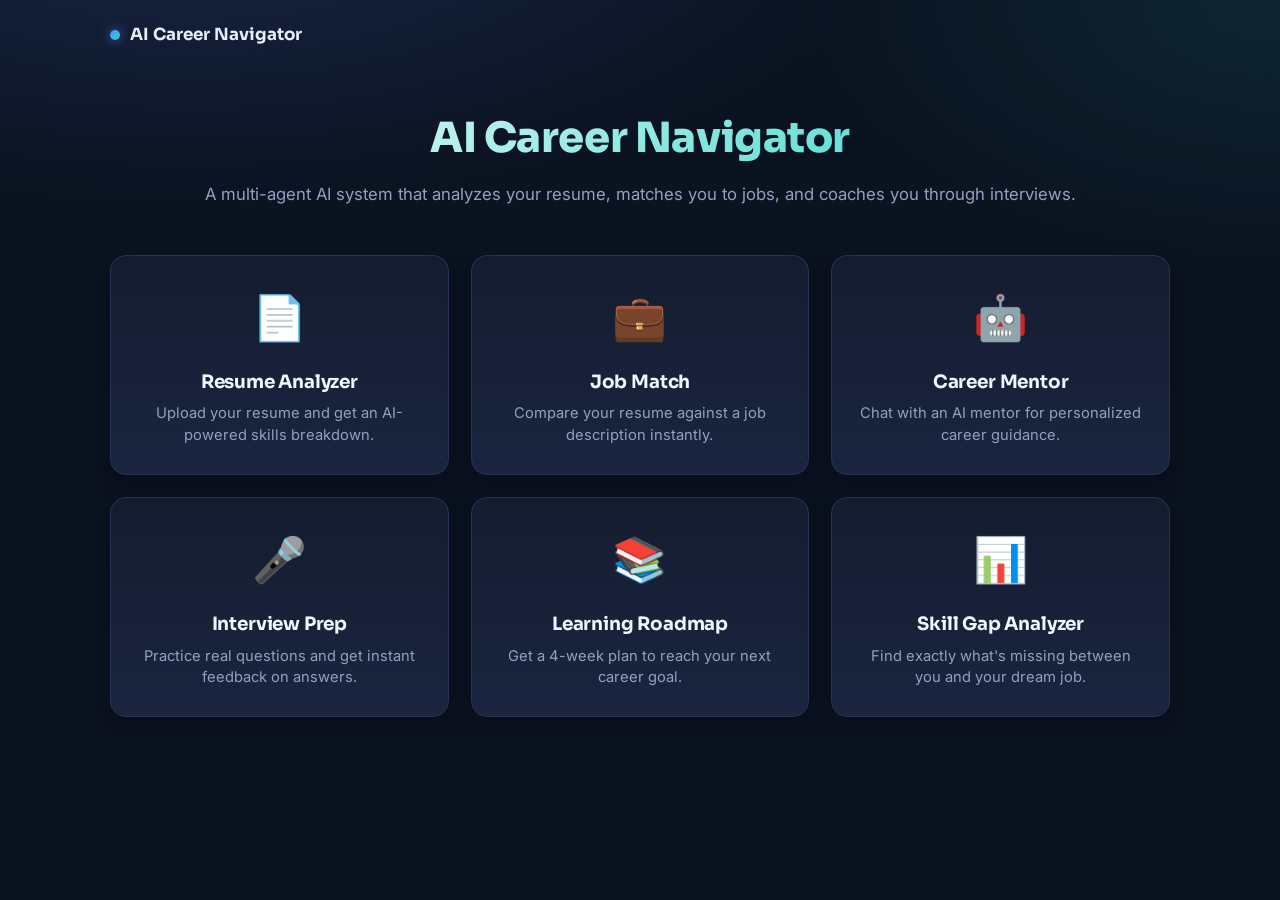
<file: index.html>
<!DOCTYPE html>
<html lang="en">
<head>
<meta charset="UTF-8">
<meta name="viewport" content="width=device-width, initial-scale=1.0">
<title>AI Career Navigator</title>
<link rel="stylesheet" href="style.css">
</head>
<body>

<div class="topbar">
  <a href="index.html" class="brand"><span class="dot"></span> AI Career Navigator</a>
</div>

<div class="container">

  <h1>AI Career Navigator</h1>
  <p class="subtitle">A multi-agent AI system that analyzes your resume, matches you to jobs, and coaches you through interviews.</p>

  <div class="dashboard">

    <a href="resume.html" class="card">
      <div class="icon">📄</div>
      <h2>Resume Analyzer</h2>
      <p>Upload your resume and get an AI-powered skills breakdown.</p>
    </a>

    <a href="jobmatch.html" class="card">
      <div class="icon">💼</div>
      <h2>Job Match</h2>
      <p>Compare your resume against a job description instantly.</p>
    </a>

    <a href="career.html" class="card">
      <div class="icon">🤖</div>
      <h2>Career Mentor</h2>
      <p>Chat with an AI mentor for personalized career guidance.</p>
    </a>

    <a href="interview.html" class="card">
      <div class="icon">🎤</div>
      <h2>Interview Prep</h2>
      <p>Practice real questions and get instant feedback on answers.</p>
    </a>

    <a href="roadmap.html" class="card">
      <div class="icon">📚</div>
      <h2>Learning Roadmap</h2>
      <p>Get a 4-week plan to reach your next career goal.</p>
    </a>

    <a href="skillgap.html" class="card">
      <div class="icon">📊</div>
      <h2>Skill Gap Analyzer</h2>
      <p>Find exactly what's missing between you and your dream job.</p>
    </a>

  </div>

</div>

</body>
</html>
</file>
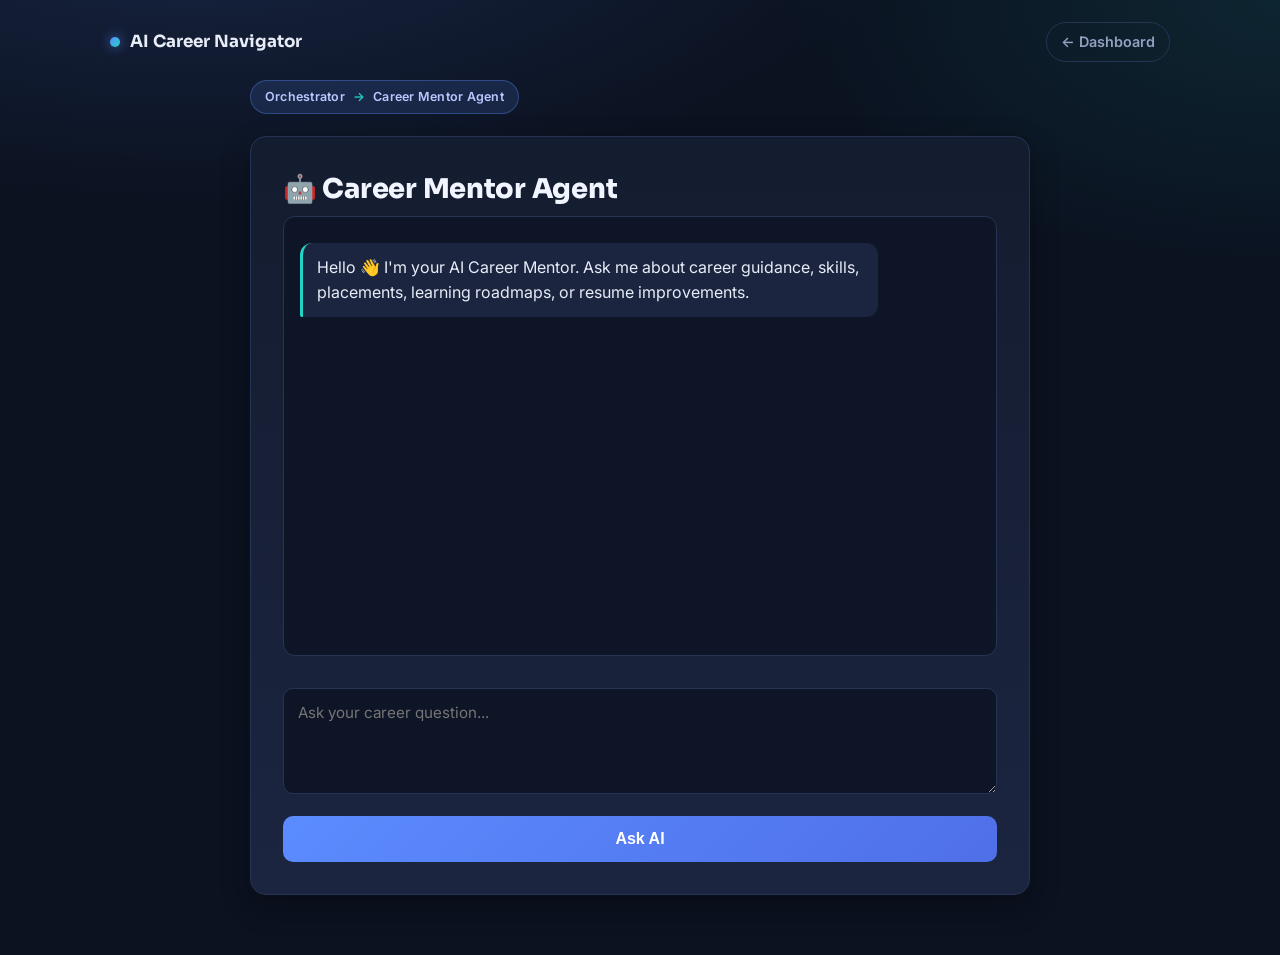
<file: career.html>
<!DOCTYPE html>
<html lang="en">
<head>
<meta charset="UTF-8">
<meta name="viewport" content="width=device-width, initial-scale=1.0">
<title>Career Mentor</title>
<link rel="stylesheet" href="style.css">
</head>
<body>

<div class="topbar">
  <a href="index.html" class="brand"><span class="dot"></span> AI Career Navigator</a>
  <a href="index.html" class="back">← Dashboard</a>
</div>

<div class="page">

  <div class="agent-route">Orchestrator <span class="arrow">→</span> Career Mentor Agent</div>

  <div class="tool-card">

    <h1>🤖 Career Mentor Agent</h1>

    <div id="chatBox">
      <div class="ai">Hello 👋 I'm your AI Career Mentor. Ask me about career guidance, skills, placements, learning roadmaps, or resume improvements.</div>
    </div>

    <textarea id="message" rows="4" placeholder="Ask your career question..."></textarea>
    <button onclick="askAI()">Ask AI</button>

  </div>

</div>

<script>
async function askAI(){

  const input = document.getElementById("message");
  const message = input.value.trim();
  const chat = document.getElementById("chatBox");

  if(message === ""){
    return;
  }

  chat.innerHTML += `<div class="user">${escapeHtml(message)}</div>`;
  input.value = "";

  chat.innerHTML += `<div class="ai loading" id="loading"><span class="spinner"></span> Thinking...</div>`;
  chat.scrollTop = chat.scrollHeight;

  try{
    const response = await fetch("http://127.0.0.1:5000/chat", {
      method: "POST",
      headers: { "Content-Type": "application/json" },
      body: JSON.stringify({ message })
    });

    const data = await response.json();
    document.getElementById("loading").remove();

    if(!response.ok){
      chat.innerHTML += `<div class="ai">❌ ${data.error || "Something went wrong."}</div>`;
    } else {
      chat.innerHTML += `<div class="ai">${escapeHtml(data.reply)}</div>`;
    }

    chat.scrollTop = chat.scrollHeight;

  } catch(error){
    document.getElementById("loading").innerHTML = "❌ Backend connection failed.";
  }
}

function escapeHtml(str){
  const div = document.createElement("div");
  div.innerText = str;
  return div.innerHTML;
}
</script>

</body>
</html>
</file>
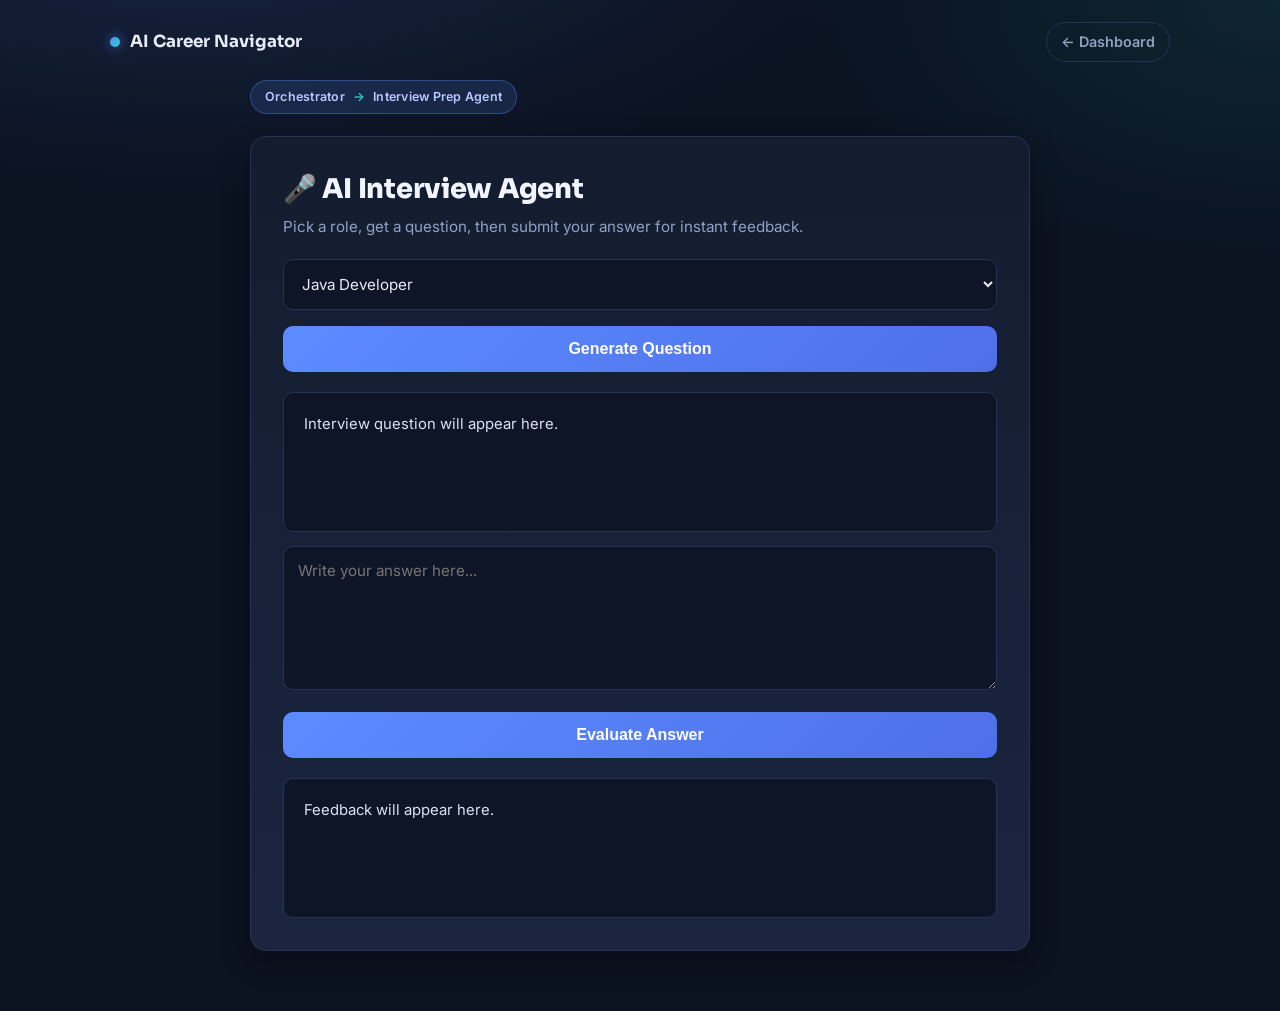
<file: interview.html>
<!DOCTYPE html>
<html lang="en">
<head>
<meta charset="UTF-8">
<meta name="viewport" content="width=device-width, initial-scale=1.0">
<title>Interview Agent</title>
<link rel="stylesheet" href="style.css">
</head>
<body>

<div class="topbar">
  <a href="index.html" class="brand"><span class="dot"></span> AI Career Navigator</a>
  <a href="index.html" class="back">← Dashboard</a>
</div>

<div class="page">

  <div class="agent-route">Orchestrator <span class="arrow">→</span> Interview Prep Agent</div>

  <div class="tool-card">

    <h1>🎤 AI Interview Agent</h1>
    <p>Pick a role, get a question, then submit your answer for instant feedback.</p>

    <select id="role">
      <option>Java Developer</option>
      <option>Backend Developer</option>
      <option>Frontend Developer</option>
      <option>Full Stack Developer</option>
      <option>Python Developer</option>
    </select>

    <button onclick="generateQuestion()">Generate Question</button>

    <div id="question" class="output">Interview question will appear here.</div>

    <textarea id="answer" rows="6" placeholder="Write your answer here..."></textarea>
    <button onclick="evaluateAnswer()">Evaluate Answer</button>

    <div id="feedback" class="output">Feedback will appear here.</div>

  </div>

</div>

<script>
let currentQuestion = "";

async function generateQuestion(){

  const role = document.getElementById("role").value;
  const box = document.getElementById("question");

  box.innerHTML = `<div class="loading"><span class="spinner"></span> Generating question...</div>`;

  try{
    const response = await fetch("http://127.0.0.1:5000/interview", {
      method: "POST",
      headers: { "Content-Type": "application/json" },
      body: JSON.stringify({ role, action: "question" })
    });

    const data = await response.json();

    if(!response.ok){
      box.innerHTML = `❌ ${data.error || "Something went wrong."}`;
      return;
    }

    currentQuestion = data.question;
    box.innerText = currentQuestion;

  } catch(error){
    box.innerHTML = "❌ Unable to connect to backend.";
  }
}

async function evaluateAnswer(){

  const answer = document.getElementById("answer").value;
  const box = document.getElementById("feedback");

  if(!currentQuestion){
    alert("Generate a question first.");
    return;
  }

  if(answer.trim() === ""){
    alert("Write your answer first.");
    return;
  }

  box.innerHTML = `<div class="loading"><span class="spinner"></span> Evaluating your answer...</div>`;

  try{
    const response = await fetch("http://127.0.0.1:5000/interview", {
      method: "POST",
      headers: { "Content-Type": "application/json" },
      body: JSON.stringify({ action: "evaluate", question: currentQuestion, answer })
    });

    const data = await response.json();

    if(!response.ok){
      box.innerHTML = `❌ ${data.error || "Something went wrong."}`;
      return;
    }

    box.innerText = data.feedback;

  } catch(error){
    box.innerHTML = "❌ Unable to connect to backend.";
  }
}
</script>

</body>
</html>
</file>
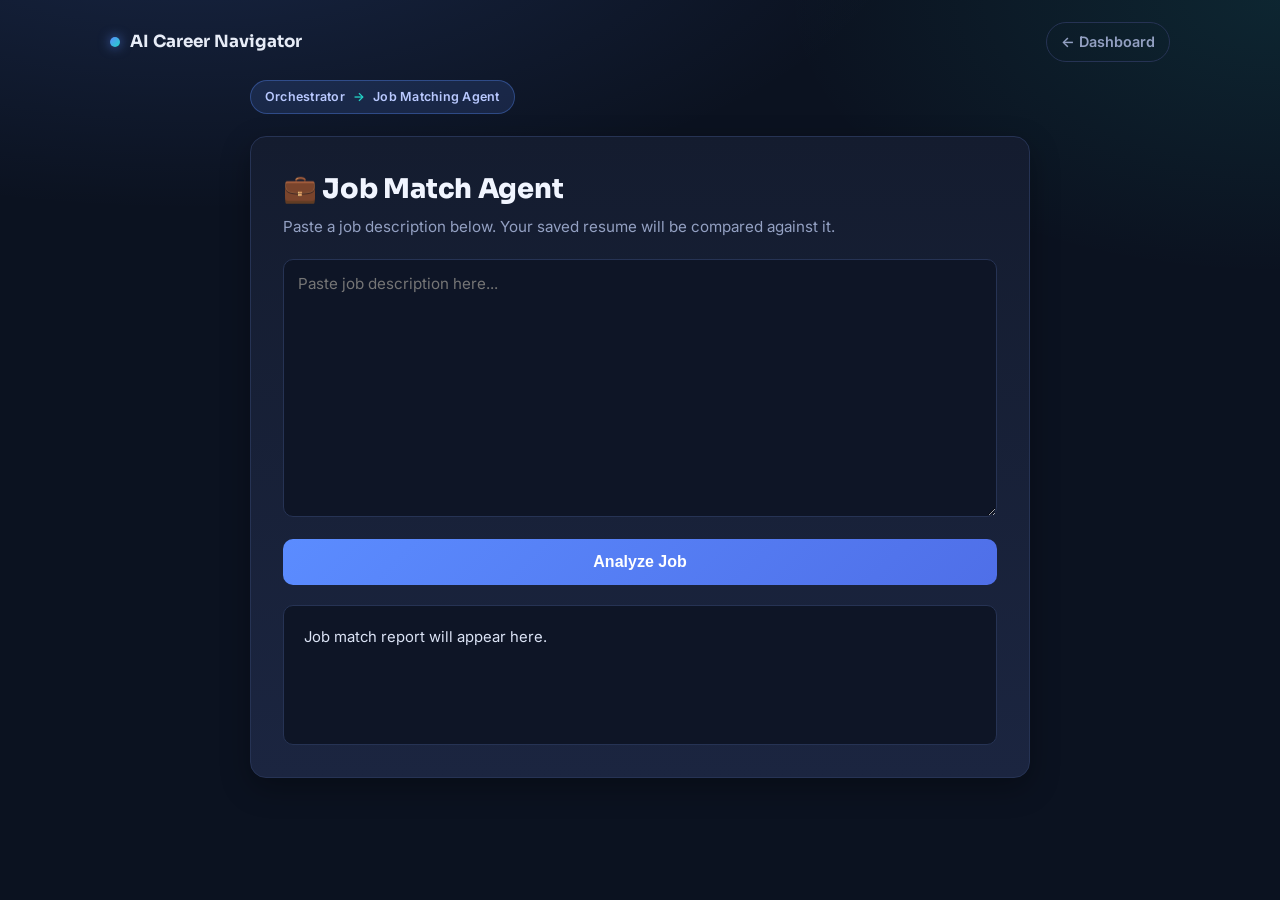
<file: jobmatch.html>
<!DOCTYPE html>
<html lang="en">
<head>
<meta charset="UTF-8">
<meta name="viewport" content="width=device-width, initial-scale=1.0">
<title>Job Match Agent</title>
<link rel="stylesheet" href="style.css">
</head>
<body>

<div class="topbar">
  <a href="index.html" class="brand"><span class="dot"></span> AI Career Navigator</a>
  <a href="index.html" class="back">← Dashboard</a>
</div>

<div class="page">

  <div class="agent-route">Orchestrator <span class="arrow">→</span> Job Matching Agent</div>

  <div class="tool-card">

    <h1>💼 Job Match Agent</h1>
    <p>Paste a job description below. Your saved resume will be compared against it.</p>

    <textarea id="job" rows="12" placeholder="Paste job description here..."></textarea>
    <button id="analyzeJobBtn" onclick="analyzeJob()">Analyze Job</button>

    <div id="output" class="output">Job match report will appear here.</div>

  </div>

</div>

<script>
const API = "http://127.0.0.1:5000";
const btn = document.getElementById("analyzeJobBtn");
const output = document.getElementById("output");

function escapeHtml(str){
  const div = document.createElement("div");
  div.innerText = str == null ? "" : str;
  return div.innerHTML;
}

function renderMatch(m){
  if(m.raw_text && !(m.matching_skills && m.matching_skills.length)){
    return escapeHtml(m.raw_text);
  }

  const list = (items) => (items && items.length)
    ? items.map(i => "  • " + i).join("\n")
    : "  (none)";

  const pct = (m.match_percentage === null || m.match_percentage === undefined)
    ? "N/A" : m.match_percentage + "%";
  const ats = (m.ats_compatibility === null || m.ats_compatibility === undefined)
    ? "N/A" : m.ats_compatibility + "%";

  const text =
`Match Percentage: ${pct}

Matching Skills:
${list(m.matching_skills)}

Missing Skills:
${list(m.missing_skills)}

Experience Comparison:
  ${m.experience_comparison || "(not available)"}

ATS Compatibility: ${ats}

Improvement Suggestions:
${list(m.suggestions)}`;

  return escapeHtml(text);
}

async function analyzeJob(){
  const jobField = document.getElementById("job");
  const job_description = jobField.value.trim();

  if(job_description === ""){
    alert("Please paste a job description.");
    return;
  }

  const resume = localStorage.getItem("resume") || "";

  btn.disabled = true;
  btn.innerText = "Analyzing...";
  output.innerHTML = `<div class="loading"><span class="spinner"></span> Analyzing resume match...</div>`;

  try{
    const response = await fetch(`${API}/match`, {
      method: "POST",
      headers: { "Content-Type": "application/json" },
      body: JSON.stringify({ resume, job_description })
    });

    const body = await response.json();

    if(!response.ok || body.status === "error" || body.error){
      const msg = body.error || "Something went wrong.";
      if(msg.toLowerCase().includes("no resume")){
        alert("Please upload your resume first.");
        window.location = "resume.html";
        return;
      }
      output.innerHTML = `❌ ${escapeHtml(msg)}`;
      return;
    }

    const match = (body.data && body.data.match) ? body.data.match : body.match;
    if(!match){
      output.innerHTML = "❌ No match result returned.";
      return;
    }

    output.innerHTML = `<pre style="white-space:pre-wrap; font-family:inherit; margin:0;">${renderMatch(match)}</pre>`;

  } catch(error){
    output.innerHTML = "❌ Unable to connect to backend. Is the Flask server running?";
  } finally{
    btn.disabled = false;
    btn.innerText = "Analyze Job";
  }
}
</script>

</body>
</html>
</file>
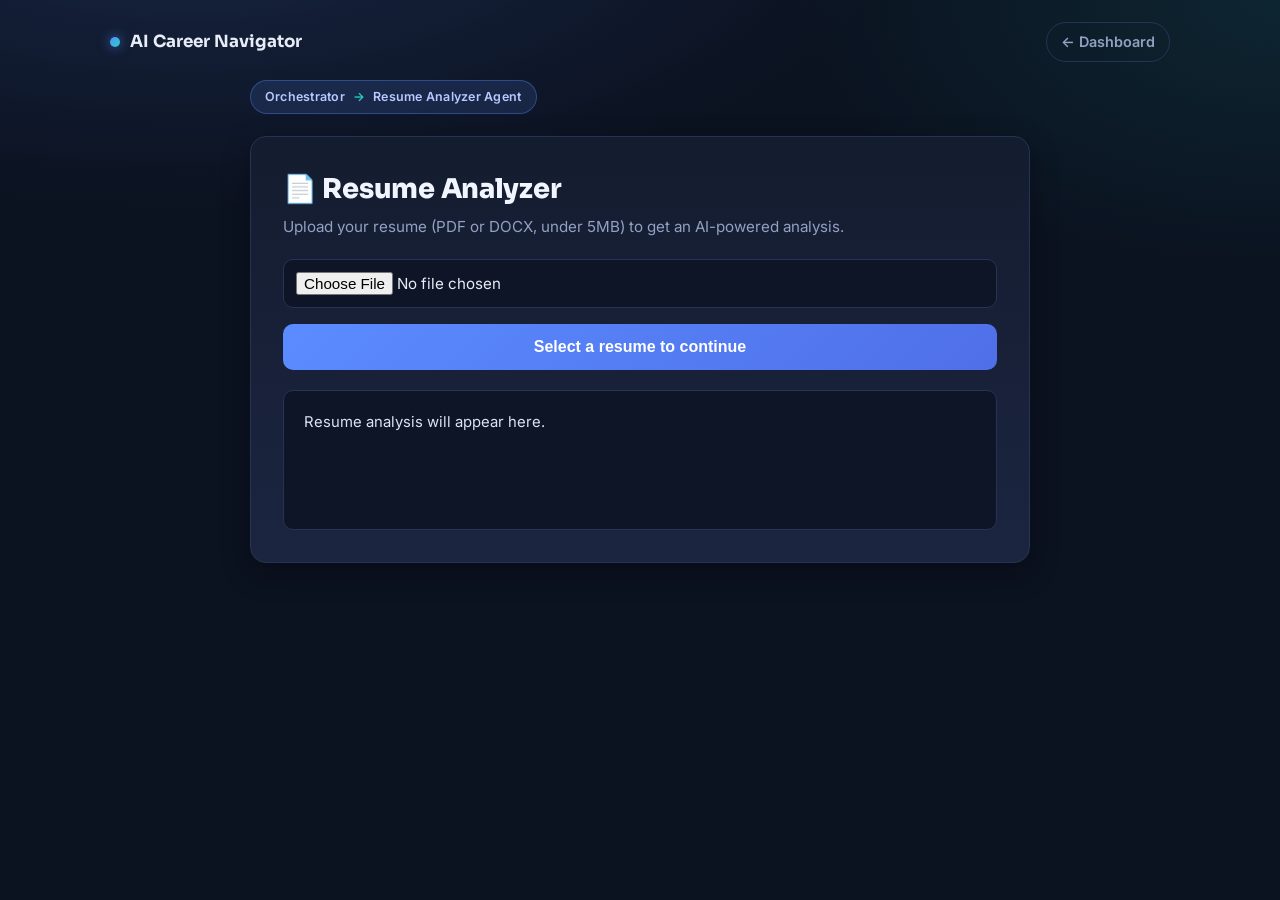
<file: resume.html>
<!DOCTYPE html>
<html lang="en">
<head>
<meta charset="UTF-8">
<meta name="viewport" content="width=device-width, initial-scale=1.0">
<title>Resume Analyzer</title>
<link rel="stylesheet" href="style.css">
<style>
  /* Scoped to the Resume Analyzer output only - reuses existing
     design tokens (--surface, --border, --accent, etc.) from
     style.css so it matches the rest of the site exactly. */
  .analysis-grid{
    display:grid;
    grid-template-columns:repeat(auto-fit, minmax(220px, 1fr));
    gap:14px;
  }
  .analysis-card{
    background:linear-gradient(180deg, var(--surface), var(--surface-2));
    border:1px solid var(--border);
    border-radius:12px;
    padding:16px 18px;
  }
  .analysis-card-wide{
    grid-column:1 / -1;
  }
  .analysis-card h3{
    font-family:var(--font-display);
    font-size:0.95rem;
    color:var(--accent-2);
    margin-bottom:8px;
  }
  .analysis-card p{
    color:#dbe3f5;
    font-size:0.92rem;
    line-height:1.55;
    white-space:pre-wrap;
  }
  .analysis-card ul{
    margin:0;
    padding-left:18px;
    color:#dbe3f5;
    font-size:0.9rem;
    line-height:1.6;
  }
  .ats-score-row{
    display:flex;
    align-items:center;
    gap:14px;
  }
  .ats-score-value{
    font-family:var(--font-display);
    font-size:1.8rem;
    font-weight:800;
    min-width:48px;
  }
  .ats-score-bar{
    flex:1;
    height:8px;
    border-radius:999px;
    background:#0e1526;
    border:1px solid var(--border);
    overflow:hidden;
  }
  .ats-score-fill{
    height:100%;
    border-radius:999px;
  }
</style>
</head>
<body>

<div class="topbar">
  <a href="index.html" class="brand"><span class="dot"></span> AI Career Navigator</a>
  <a href="index.html" class="back">← Dashboard</a>
</div>

<div class="page">

  <div class="agent-route">Orchestrator <span class="arrow">→</span> Resume Analyzer Agent</div>

  <div class="tool-card">

    <h1>📄 Resume Analyzer</h1>
    <p>Upload your resume (PDF or DOCX, under 5MB) to get an AI-powered analysis.</p>

    <input type="file" id="resumeInput" accept=".pdf,.docx">

    <!-- File status card: stays visible permanently once a resume is
         active for this session - across Analyze, across navigating
         to other pages and back, and across a full page refresh.
         It only disappears when the user clicks Remove Resume. -->
    <div id="fileCard" class="output" style="display:none;"></div>

    <div style="display:flex; gap:12px; margin-top:0;">
      <button id="analyzeBtn" onclick="analyzeResume()" disabled style="margin-top:16px;">Select a resume to continue</button>
      <button id="removeBtn" onclick="removeResume()" class="back" style="display:none; width:auto; white-space:nowrap; margin-top:16px; padding:0 20px;">🗑 Remove Resume</button>
    </div>

    <div id="analysisOutput" class="output">Resume analysis will appear here.</div>

  </div>

</div>

<script>
const API = "http://127.0.0.1:5000";
const STORAGE_KEY = "careerNavigator.resumeProfile";

// Single source of truth for the whole page. Every DOM update flows
// from render(state) - nothing else writes to the DOM directly.
const state = {
  phase: "idle",     // idle | uploading | uploaded | analyzing | done | error
  resumeId: null,
  filename: null,
  size: null,
  wordCount: null,
  analysisCachedHint: false,
  jobId: null,
  analysis: null,
  resumeText: null,
  cached: false,
  errorMsg: null,
  progressLabel: null,
};

let pollTimer = null;

const resumeInput = document.getElementById("resumeInput");
const fileCard = document.getElementById("fileCard");
const analyzeBtn = document.getElementById("analyzeBtn");
const removeBtn = document.getElementById("removeBtn");
const analysisOutput = document.getElementById("analysisOutput");

resumeInput.addEventListener("change", onFileSelected);

function formatBytes(bytes){
  if(bytes < 1024) return bytes + " B";
  if(bytes < 1024 * 1024) return (bytes / 1024).toFixed(1) + " KB";
  return (bytes / (1024 * 1024)).toFixed(1) + " MB";
}

function escapeHtml(str){
  const div = document.createElement("div");
  div.innerText = str == null ? "" : str;
  return div.innerHTML;
}

function renderList(title, items){
  if(!items || items.length === 0) return "";
  const lis = items.map(i => `<li>${escapeHtml(i)}</li>`).join("");
  return `
    <div class="analysis-card">
      <h3>${title}</h3>
      <ul>${lis}</ul>
    </div>`;
}

function renderTextCard(title, text){
  if(!text) return "";
  return `
    <div class="analysis-card analysis-card-wide">
      <h3>${title}</h3>
      <p>${escapeHtml(text)}</p>
    </div>`;
}

function renderAtsCard(score){
  if(score === null || score === undefined || score === "") return "";
  const n = Math.max(0, Math.min(100, Number(score) || 0));
  let tone = "var(--accent-2)";
  if(n < 50) tone = "#ff6b6b";
  else if(n < 75) tone = "#ffb84d";
  return `
    <div class="analysis-card">
      <h3>ATS Score</h3>
      <div class="ats-score-row">
        <div class="ats-score-value" style="color:${tone};">${n}</div>
        <div class="ats-score-bar"><div class="ats-score-fill" style="width:${n}%; background:${tone};"></div></div>
      </div>
    </div>`;
}

function renderAnalysis(a){
  if(a.raw_text && !(a.skills && a.skills.length)){
    return `<div class="analysis-card analysis-card-wide"><p style="white-space:pre-wrap;">${escapeHtml(a.raw_text)}</p></div>`;
  }
  return `<div class="analysis-grid">`
    + renderTextCard("Resume Summary", a.summary)
    + renderList("Skills", a.skills)
    + renderList("Experience", a.experience)
    + renderList("Education", a.education)
    + renderList("Strengths", a.strengths)
    + renderList("Weaknesses", a.weaknesses)
    + renderAtsCard(a.ats_score)
    + renderList("Suggestions", a.suggestions)
    + `</div>`;
}

// ---------------------------------------------------------------------
// Persistence: every meaningful state change is mirrored to
// localStorage immediately, so a refresh / back-navigation / closing
// and reopening the tab never loses the uploaded resume or its
// analysis. This is what the old version was missing entirely - it
// only ever saved the raw resume TEXT (for jobmatch/skillgap), never
// the filename, resumeId, or analysis result, and nothing on page
// load ever read it back in.
// ---------------------------------------------------------------------
function persist(){
  if(!state.resumeId){
    localStorage.removeItem(STORAGE_KEY);
    return;
  }
  localStorage.setItem(STORAGE_KEY, JSON.stringify({
    resumeId: state.resumeId,
    filename: state.filename,
    size: state.size,
    wordCount: state.wordCount,
    analysis: state.analysis,
    resumeText: state.resumeText,
    cached: state.cached,
    phase: (state.phase === "done") ? "done" : "uploaded",
  }));
  // Kept for jobmatch.html / skillgap.html, which read this directly.
  if(state.resumeText){
    localStorage.setItem("resume", state.resumeText);
  }
}

function clearPersisted(){
  localStorage.removeItem(STORAGE_KEY);
  localStorage.removeItem("resume");
}

// ---------------------------------------------------------------------
// render(): the ONLY function allowed to touch fileCard / analyzeBtn /
// analysisOutput. Called after every state change.
// ---------------------------------------------------------------------
function render(){

  // --- File card ---
  if(state.filename){
    fileCard.style.display = "block";
    removeBtn.style.display = "inline-block";

    let statusLine;
    if(state.phase === "uploading"){
      statusLine = `<div class="loading"><span class="spinner"></span> Uploading & extracting text...</div>`;
    } else if(state.phase === "error" && !state.resumeId){
      statusLine = `❌ ${escapeHtml(state.errorMsg || "Upload failed.")}`;
    } else {
      statusLine = `✅ Active for this session`;
      if(state.analysisCachedHint && state.phase !== "done"){
        statusLine += ` <span style="color:var(--text-dim);">(previously analyzed — will be instant)</span>`;
      }
    }

    fileCard.innerHTML = `
      <div style="display:flex; justify-content:space-between; align-items:center; gap:12px; flex-wrap:wrap;">
        <div>
          <div style="font-weight:600;">${escapeHtml(state.filename)}</div>
          <div style="color:var(--text-dim); font-size:0.85rem; margin-top:2px;">
            ${state.size != null ? formatBytes(state.size) : ""}${state.wordCount ? " · " + state.wordCount + " words" : ""}
          </div>
        </div>
        <div>${statusLine}</div>
      </div>
    `;
  } else {
    fileCard.style.display = "none";
    removeBtn.style.display = "none";
  }

  // --- Analyze button ---
  resumeInput.disabled = (state.phase === "uploading" || state.phase === "analyzing");

  if(state.phase === "idle"){
    analyzeBtn.disabled = true;
    analyzeBtn.innerText = "Select a resume to continue";
  } else if(state.phase === "uploading"){
    analyzeBtn.disabled = true;
    analyzeBtn.innerText = "Uploading...";
  } else if(state.phase === "uploaded" || state.phase === "error"){
    analyzeBtn.disabled = !state.resumeId;
    analyzeBtn.innerText = state.resumeId ? "Analyze Resume" : "Select a resume to continue";
  } else if(state.phase === "analyzing"){
    analyzeBtn.disabled = true;
    analyzeBtn.innerText = "Analyzing...";
  } else if(state.phase === "done"){
    analyzeBtn.disabled = false;
    analyzeBtn.innerText = "Re-analyze";
  }

  // --- Analysis output ---
  if(state.phase === "analyzing"){
    analysisOutput.innerHTML = `<div class="loading"><span class="spinner"></span> ${escapeHtml(state.progressLabel || "Analyzing with AI...")}</div>`;
  } else if(state.phase === "error" && state.resumeId){
    analysisOutput.innerHTML = `❌ ${escapeHtml(state.errorMsg || "Analysis failed. Please try again.")}`;
  } else if(state.phase === "done" && state.analysis){
    analysisOutput.innerHTML = renderAnalysis(state.analysis);
  } else if(state.phase === "idle" || state.phase === "uploading" || state.phase === "uploaded"){
    analysisOutput.innerText = "Resume analysis will appear here.";
  }

  persist();
}

// ---------------------------------------------------------------------
// Step 0: page load - rehydrate from the backend (source of truth for
// this session) so the uploaded resume + analysis survive navigation
// and full page refreshes. Falls back to localStorage if the backend
// can't be reached (e.g. Flask not started yet), so the user still
// sees their last known state instead of a blank screen.
// ---------------------------------------------------------------------
async function rehydrate(){
  try{
    const res = await fetch(`${API}/resume/current`);
    const body = await res.json();

    if(res.ok && body.status === "success" && body.data){
      const d = body.data;
      Object.assign(state, {
        phase: d.analysis ? "done" : "uploaded",
        resumeId: d.resume_id,
        filename: d.filename,
        size: d.size_bytes,
        wordCount: d.word_count,
        analysis: d.analysis,
        resumeText: d.resume_text,
        cached: d.cached,
        analysisCachedHint: false,
      });
      render();
      return;
    }

    // Backend reachable but says "no active resume" - that's the
    // real current state, so clear any stale local copy instead of
    // showing a resume the backend no longer knows about.
    clearPersisted();
    render();

  } catch(err){
    // Backend unreachable - fall back to whatever was last saved
    // locally rather than showing an empty screen.
    const saved = localStorage.getItem(STORAGE_KEY);
    if(saved){
      try{
        const d = JSON.parse(saved);
        Object.assign(state, {
          phase: d.phase || "uploaded",
          resumeId: d.resumeId,
          filename: d.filename,
          size: d.size,
          wordCount: d.wordCount,
          analysis: d.analysis,
          resumeText: d.resumeText,
          cached: d.cached,
        });
      } catch(parseErr){ /* ignore corrupted cache */ }
    }
    render();
  }
}

// ---------------------------------------------------------------------
// Step 1: file selected -> upload + extract immediately (fast, no LLM)
// ---------------------------------------------------------------------
async function onFileSelected(e){
  const file = e.target.files[0];
  if(!file) return;

  if(pollTimer){ clearInterval(pollTimer); pollTimer = null; }

  Object.assign(state, {
    phase: "uploading",
    resumeId: null,
    filename: file.name,
    size: file.size,
    wordCount: null,
    analysisCachedHint: false,
    jobId: null,
    analysis: null,
    resumeText: null,
    cached: false,
    errorMsg: null,
  });
  render();

  const formData = new FormData();
  formData.append("resume", file);

  try{
    const res = await fetch(`${API}/resume/upload`, { method: "POST", body: formData });
    const body = await res.json();

    if(!res.ok || body.status === "error"){
      state.phase = "error";
      state.errorMsg = body.error || "Upload failed.";
      render();
      return;
    }

    state.phase = "uploaded";
    state.resumeId = body.data.resume_id;
    state.wordCount = body.data.word_count;
    state.analysisCachedHint = body.data.analysis_cached;

    // If this exact resume was analyzed before, surface it instantly -
    // no need to make the user click Analyze again for zero new info.
    if(body.data.cached_analysis){
      state.phase = "done";
      state.analysis = body.data.cached_analysis;
      state.cached = true;
    }

    render();

  } catch(err){
    state.phase = "error";
    state.errorMsg = "Could not reach the backend. Is the Flask server running?";
    render();
  }
}

// ---------------------------------------------------------------------
// Step 2: user clicks Analyze -> kick off analysis, poll until done
// ---------------------------------------------------------------------
async function analyzeResume(){
  if(!state.resumeId) return;

  state.phase = "analyzing";
  state.progressLabel = "Starting analysis...";
  state.errorMsg = null;
  render();

  try{
    const res = await fetch(`${API}/resume/analyze`, {
      method: "POST",
      headers: { "Content-Type": "application/json" },
      body: JSON.stringify({ resume_id: state.resumeId }),
    });
    const body = await res.json();

    if(!res.ok || body.status === "error"){
      state.phase = "error";
      state.errorMsg = body.error || "Analysis failed to start.";
      render();
      return;
    }

    // Cache hit - instant result, no polling needed.
    if(body.status === "success"){
      finishAnalysis(body.data);
      return;
    }

    // Cache miss - poll the job until it completes.
    state.jobId = body.data.job_id;
    pollTimer = setInterval(pollJob, 900);

  } catch(err){
    state.phase = "error";
    state.errorMsg = "Could not reach the backend. Is the Flask server running?";
    render();
  }
}

async function pollJob(){
  if(!state.jobId) return;

  try{
    const res = await fetch(`${API}/resume/analyze/status/${state.jobId}`);
    const body = await res.json();

    if(!res.ok || body.status === "error"){
      clearInterval(pollTimer); pollTimer = null;
      state.phase = "error";
      state.errorMsg = body.error || "Analysis failed.";
      render();
      return;
    }

    if(body.status === "processing"){
      state.progressLabel = body.progress === "analyzing"
        ? "Analyzing with AI..."
        : "Queued...";
      render();
      return;
    }

    if(body.status === "success"){
      clearInterval(pollTimer); pollTimer = null;
      finishAnalysis(body.data);
    }

  } catch(err){
    clearInterval(pollTimer); pollTimer = null;
    state.phase = "error";
    state.errorMsg = "Lost connection while analyzing. Please try again.";
    render();
  }
}

function finishAnalysis(data){
  state.phase = "done";
  state.analysis = data.analysis;
  state.resumeText = data.resume_text;
  state.cached = data.cached;
  render();
}

// ---------------------------------------------------------------------
// Remove Resume - the only thing that's allowed to clear state. Tells
// the backend to forget the active resume (so /chat, /match,
// /skill-gap stop auto-reusing it), then resets the page to idle.
// ---------------------------------------------------------------------
async function removeResume(){
  removeBtn.disabled = true;
  removeBtn.innerText = "Removing...";

  try{
    await fetch(`${API}/resume/current`, { method: "DELETE" });
  } catch(err){
    // Even if the backend call fails (server down), still clear the
    // local view - the user explicitly asked to remove it.
  }

  clearPersisted();

  Object.assign(state, {
    phase: "idle",
    resumeId: null,
    filename: null,
    size: null,
    wordCount: null,
    analysisCachedHint: false,
    jobId: null,
    analysis: null,
    resumeText: null,
    cached: false,
    errorMsg: null,
    progressLabel: null,
  });

  resumeInput.value = "";
  removeBtn.disabled = false;
  removeBtn.innerText = "🗑 Remove Resume";
  render();
}

rehydrate();
</script>

</body>
</html>
</file>
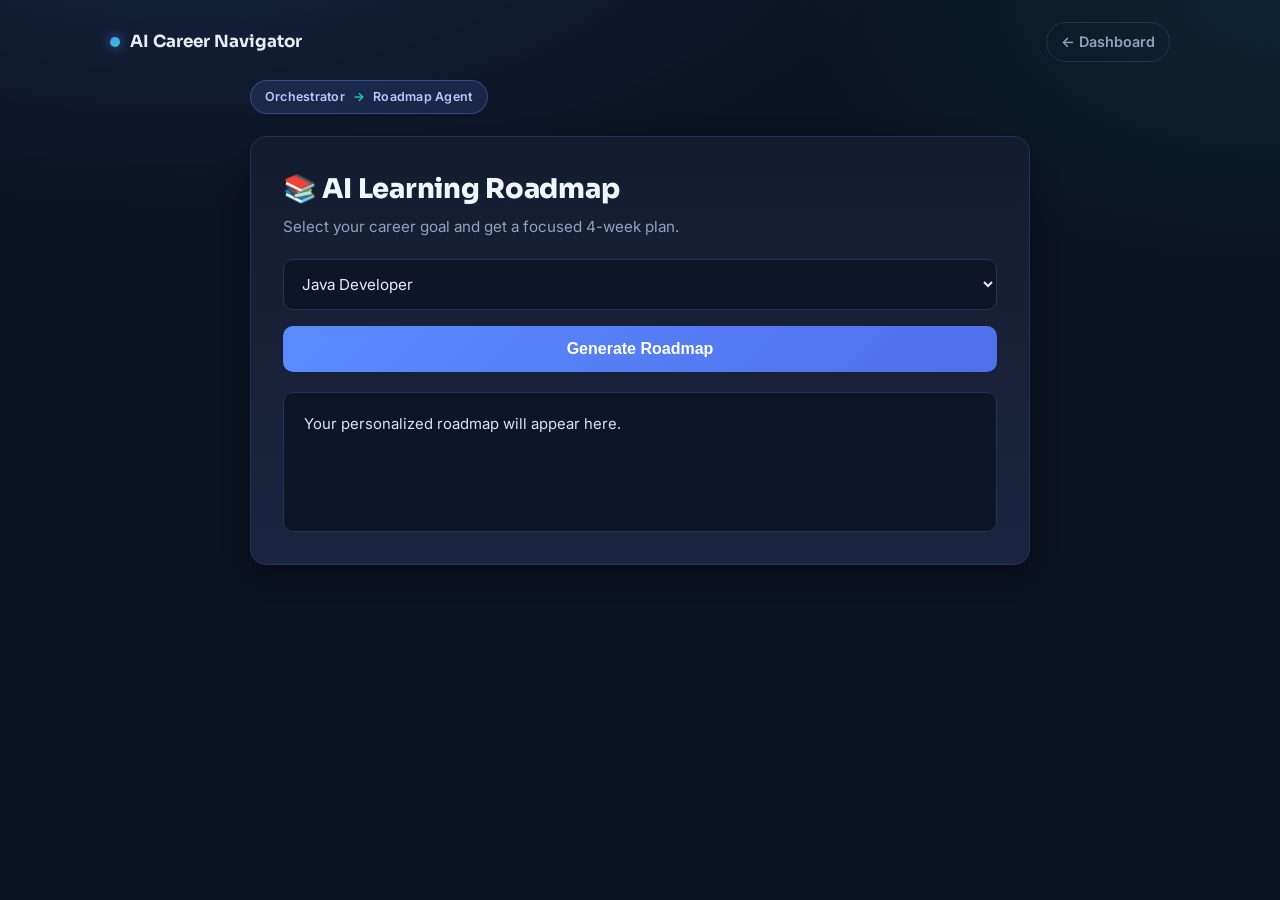
<file: roadmap.html>
<!DOCTYPE html>
<html lang="en">
<head>
<meta charset="UTF-8">
<meta name="viewport" content="width=device-width, initial-scale=1.0">
<title>Learning Roadmap</title>
<link rel="stylesheet" href="style.css">
</head>
<body>

<div class="topbar">
  <a href="index.html" class="brand"><span class="dot"></span> AI Career Navigator</a>
  <a href="index.html" class="back">← Dashboard</a>
</div>

<div class="page">

  <div class="agent-route">Orchestrator <span class="arrow">→</span> Roadmap Agent</div>

  <div class="tool-card">

    <h1>📚 AI Learning Roadmap</h1>
    <p>Select your career goal and get a focused 4-week plan.</p>

    <select id="goal">
      <option>Java Developer</option>
      <option>Backend Developer</option>
      <option>Frontend Developer</option>
      <option>Full Stack Developer</option>
      <option>Python Developer</option>
      <option>Data Analyst</option>
      <option>AI Engineer</option>
    </select>

    <button onclick="generateRoadmap()">Generate Roadmap</button>

    <div id="roadmap" class="output">Your personalized roadmap will appear here.</div>

  </div>

</div>

<script>
async function generateRoadmap(){

  const goal = document.getElementById("goal").value;
  const output = document.getElementById("roadmap");

  output.innerHTML = `<div class="loading"><span class="spinner"></span> Building your roadmap...</div>`;

  try{
    const response = await fetch("http://127.0.0.1:5000/roadmap", {
      method: "POST",
      headers: { "Content-Type": "application/json" },
      body: JSON.stringify({ goal })
    });

    const data = await response.json();

    if(!response.ok){
      output.innerHTML = `❌ ${data.error || "Something went wrong."}`;
      return;
    }

    output.innerText = data.roadmap;

  } catch(error){
    output.innerHTML = "❌ Unable to connect to backend. Is the Flask server running?";
  }
}
</script>

</body>
</html>
</file>
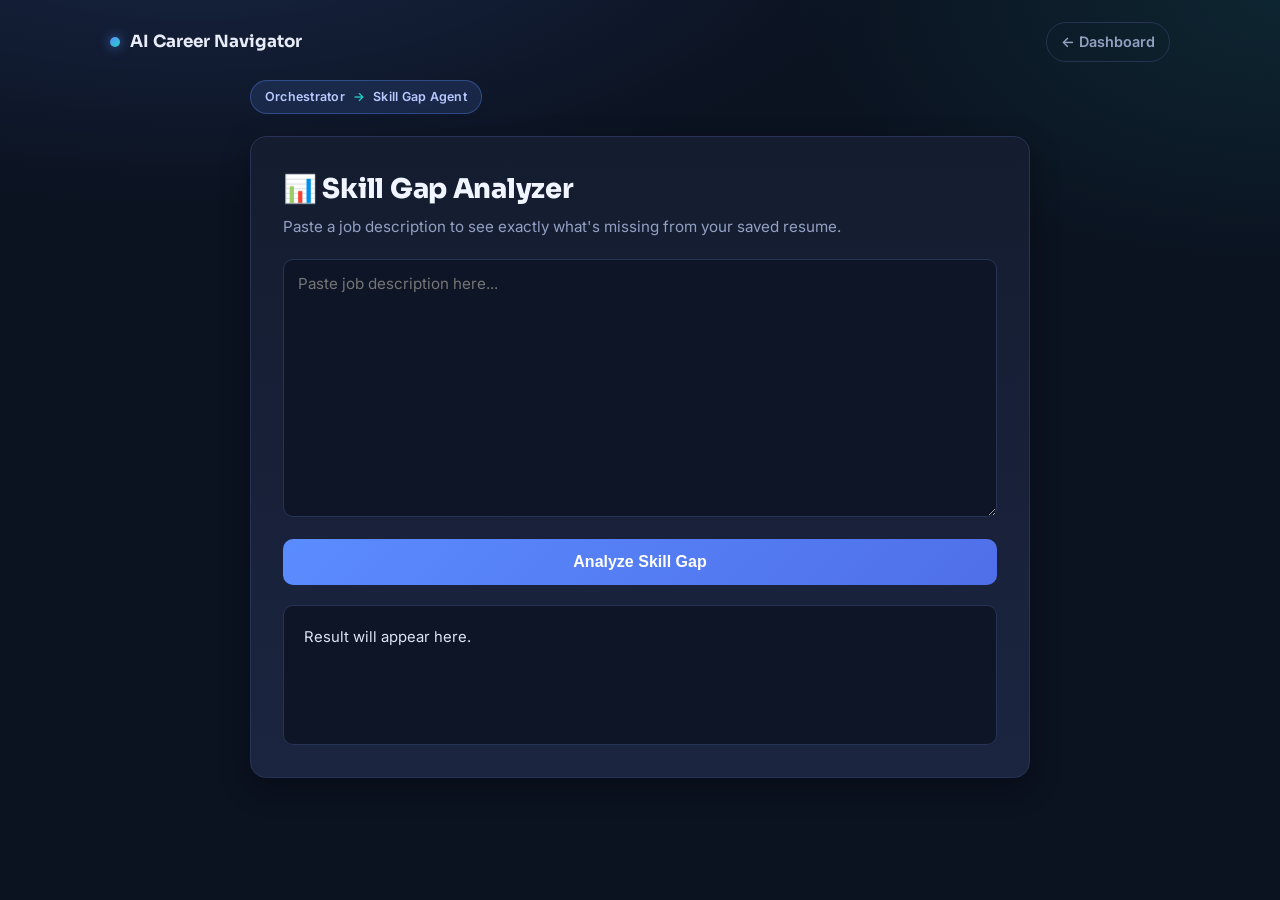
<file: skillgap.html>
<!DOCTYPE html>
<html lang="en">
<head>
<meta charset="UTF-8">
<meta name="viewport" content="width=device-width, initial-scale=1.0">
<title>Skill Gap Analyzer</title>
<link rel="stylesheet" href="style.css">
</head>
<body>

<div class="topbar">
  <a href="index.html" class="brand"><span class="dot"></span> AI Career Navigator</a>
  <a href="index.html" class="back">← Dashboard</a>
</div>

<div class="page">

  <div class="agent-route">Orchestrator <span class="arrow">→</span> Skill Gap Agent</div>

  <div class="tool-card">

    <h1>📊 Skill Gap Analyzer</h1>
    <p>Paste a job description to see exactly what's missing from your saved resume.</p>

    <textarea id="job" rows="12" placeholder="Paste job description here..."></textarea>
    <button onclick="analyzeSkillGap()">Analyze Skill Gap</button>

    <div id="output" class="output">Result will appear here.</div>

  </div>

</div>

<script>
async function analyzeSkillGap(){

  const resume = localStorage.getItem("resume");
  const output = document.getElementById("output");

  if(!resume){
    alert("Please upload your resume first.");
    window.location = "resume.html";
    return;
  }

  const job = document.getElementById("job").value;
  if(job.trim() === ""){
    alert("Please paste a job description.");
    return;
  }

  output.innerHTML = `<div class="loading"><span class="spinner"></span> Comparing your skills...</div>`;

  try{
    const response = await fetch("http://127.0.0.1:5000/skill-gap", {
      method: "POST",
      headers: { "Content-Type": "application/json" },
      body: JSON.stringify({ resume, job })
    });

    const data = await response.json();

    if(!response.ok){
      output.innerHTML = `❌ ${data.error || "Something went wrong."}`;
      return;
    }

    output.innerText = data.result;

  } catch(error){
    output.innerHTML = "❌ Unable to connect to backend. Is the Flask server running?";
  }
}
</script>

</body>
</html>
</file>
<file: style.css>
@import url('https://fonts.googleapis.com/css2?family=Sora:wght@600;700;800&family=Inter:wght@400;500;600&display=swap');

:root{
  --bg:#0b1220;
  --surface:#141c2f;
  --surface-2:#1b2540;
  --border:#263354;
  --text:#e7ecf7;
  --text-dim:#93a0c2;
  --accent:#5b8cff;
  --accent-2:#22d3c6;
  --accent-soft:rgba(91,140,255,0.14);
  --radius:16px;
  --font-display:'Sora', sans-serif;
  --font-body:'Inter', sans-serif;
}

*{
  margin:0;
  padding:0;
  box-sizing:border-box;
}

body{
  background:
    radial-gradient(1200px 500px at 15% -10%, rgba(91,140,255,0.16), transparent 60%),
    radial-gradient(900px 500px at 100% 0%, rgba(34,211,198,0.10), transparent 55%),
    var(--bg);
  color:var(--text);
  font-family:var(--font-body);
  line-height:1.5;
  min-height:100vh;
}

h1,h2{
  font-family:var(--font-display);
  letter-spacing:-0.01em;
}

/* ---------- Top Navbar (shared) ---------- */
.topbar{
  display:flex;
  align-items:center;
  justify-content:space-between;
  max-width:1100px;
  margin:0 auto;
  padding:22px 20px 0;
}

.brand{
  display:flex;
  align-items:center;
  gap:10px;
  text-decoration:none;
  color:var(--text);
  font-family:var(--font-display);
  font-weight:700;
  font-size:1.05rem;
}

.brand .dot{
  width:10px;
  height:10px;
  border-radius:50%;
  background:linear-gradient(135deg, var(--accent), var(--accent-2));
  box-shadow:0 0 12px rgba(91,140,255,0.7);
}

.back{
  text-decoration:none;
  font-weight:600;
  font-size:0.9rem;
  color:var(--text-dim);
  border:1px solid var(--border);
  padding:8px 14px;
  border-radius:999px;
  transition:all .2s ease;
}

.back:hover{
  color:var(--text);
  border-color:var(--accent);
  background:var(--accent-soft);
}

/* ---------- Landing dashboard ---------- */
.container{
  max-width:1100px;
  margin:auto;
  padding:60px 20px 40px;
}

h1{
  text-align:center;
  font-size:2.6rem;
  font-weight:800;
  background:linear-gradient(135deg, #fff, var(--accent-2));
  -webkit-background-clip:text;
  background-clip:text;
  color:transparent;
  margin-bottom:12px;
}

.subtitle{
  text-align:center;
  color:var(--text-dim);
  margin-bottom:48px;
  font-size:1.05rem;
}

.dashboard{
  display:grid;
  grid-template-columns:repeat(auto-fit, minmax(250px, 1fr));
  gap:22px;
}

.card{
  background:linear-gradient(180deg, var(--surface), var(--surface-2));
  padding:28px 24px;
  border-radius:var(--radius);
  text-decoration:none;
  color:var(--text);
  display:flex;
  flex-direction:column;
  align-items:center;
  justify-content:center;
  text-align:center;
  min-height:210px;
  border:1px solid var(--border);
  box-shadow:0 10px 25px rgba(0,0,0,0.25);
  transition:transform .25s ease, border-color .25s ease, box-shadow .25s ease;
}

.icon{
  font-size:44px;
  margin-bottom:12px;
}

.card h2{
  font-size:1.15rem;
  margin:6px 0 8px;
  color:#f1f5ff;
}

.card p{
  color:var(--text-dim);
  font-size:0.92rem;
  line-height:1.45;
}

.card:hover{
  transform:translateY(-6px);
  border-color:var(--accent);
  box-shadow:0 18px 40px rgba(91,140,255,0.25);
}

/* ---------- Inner tool pages ---------- */
.page{
  max-width:820px;
  margin:0 auto;
  padding:0 20px 60px;
}

.agent-route{
  display:inline-flex;
  align-items:center;
  gap:8px;
  margin:18px 0 6px;
  padding:7px 14px;
  border-radius:999px;
  background:var(--accent-soft);
  border:1px solid rgba(91,140,255,0.35);
  font-size:0.78rem;
  color:#b9c9ff;
  font-weight:600;
  letter-spacing:0.02em;
}

.agent-route .arrow{
  color:var(--accent-2);
}

.tool-card{
  background:linear-gradient(180deg, var(--surface), var(--surface-2));
  padding:32px;
  margin-top:16px;
  border-radius:var(--radius);
  border:1px solid var(--border);
  box-shadow:0 10px 30px rgba(0,0,0,0.3);
}

.tool-card h1{
  font-size:1.7rem;
  text-align:left;
  background:none;
  -webkit-text-fill-color:initial;
  color:#f1f5ff;
  margin-bottom:6px;
}

.tool-card > p{
  color:var(--text-dim);
  margin-bottom:6px;
  font-size:0.95rem;
}

textarea, select, input[type=file]{
  width:100%;
  padding:14px;
  margin-top:14px;
  border-radius:10px;
  border:1px solid var(--border);
  background:#0e1526;
  color:var(--text);
  font-family:var(--font-body);
  font-size:0.95rem;
  resize:vertical;
}

textarea:focus, select:focus{
  outline:2px solid var(--accent);
  outline-offset:1px;
}

input[type=file]{
  padding:12px;
  cursor:pointer;
}

button{
  width:100%;
  margin-top:16px;
  padding:14px;
  background:linear-gradient(135deg, var(--accent), #4f6fe8);
  color:white;
  border:none;
  border-radius:10px;
  font-size:1rem;
  font-weight:600;
  cursor:pointer;
  transition:filter .2s ease, transform .1s ease;
}

button:hover{
  filter:brightness(1.1);
}

button:active{
  transform:scale(0.99);
}

.output{
  margin-top:20px;
  background:#0e1526;
  padding:20px;
  border-radius:10px;
  border:1px solid var(--border);
  min-height:140px;
  white-space:pre-wrap;
  font-size:0.93rem;
  color:#dbe3f5;
  line-height:1.6;
}

/* ---------- Loading state ---------- */
.loading{
  display:flex;
  align-items:center;
  gap:10px;
  color:var(--accent-2);
  font-weight:600;
}

.spinner{
  width:16px;
  height:16px;
  border:2px solid rgba(34,211,198,0.25);
  border-top-color:var(--accent-2);
  border-radius:50%;
  animation:spin .7s linear infinite;
}

@keyframes spin{
  to{ transform:rotate(360deg); }
}

/* ---------- Chat (Career Mentor) ---------- */
#chatBox{
  height:440px;
  overflow-y:auto;
  border:1px solid var(--border);
  border-radius:12px;
  padding:16px;
  background:#0e1526;
  margin-bottom:18px;
}

.user{
  background:linear-gradient(135deg, var(--accent), #4f6fe8);
  color:white;
  padding:12px 14px;
  border-radius:12px 12px 2px 12px;
  margin:10px 0;
  margin-left:15%;
  text-align:left;
}

.ai{
  background:var(--surface-2);
  padding:12px 14px;
  border-radius:12px 12px 12px 2px;
  margin:10px 0;
  margin-right:15%;
  border-left:3px solid var(--accent-2);
  white-space:pre-wrap;
  line-height:1.55;
}

@media (max-width: 640px){
  .page, .container{ padding-left:14px; padding-right:14px; }
  h1{ font-size:2rem; }
  .tool-card{ padding:22px; }
}
</file>
